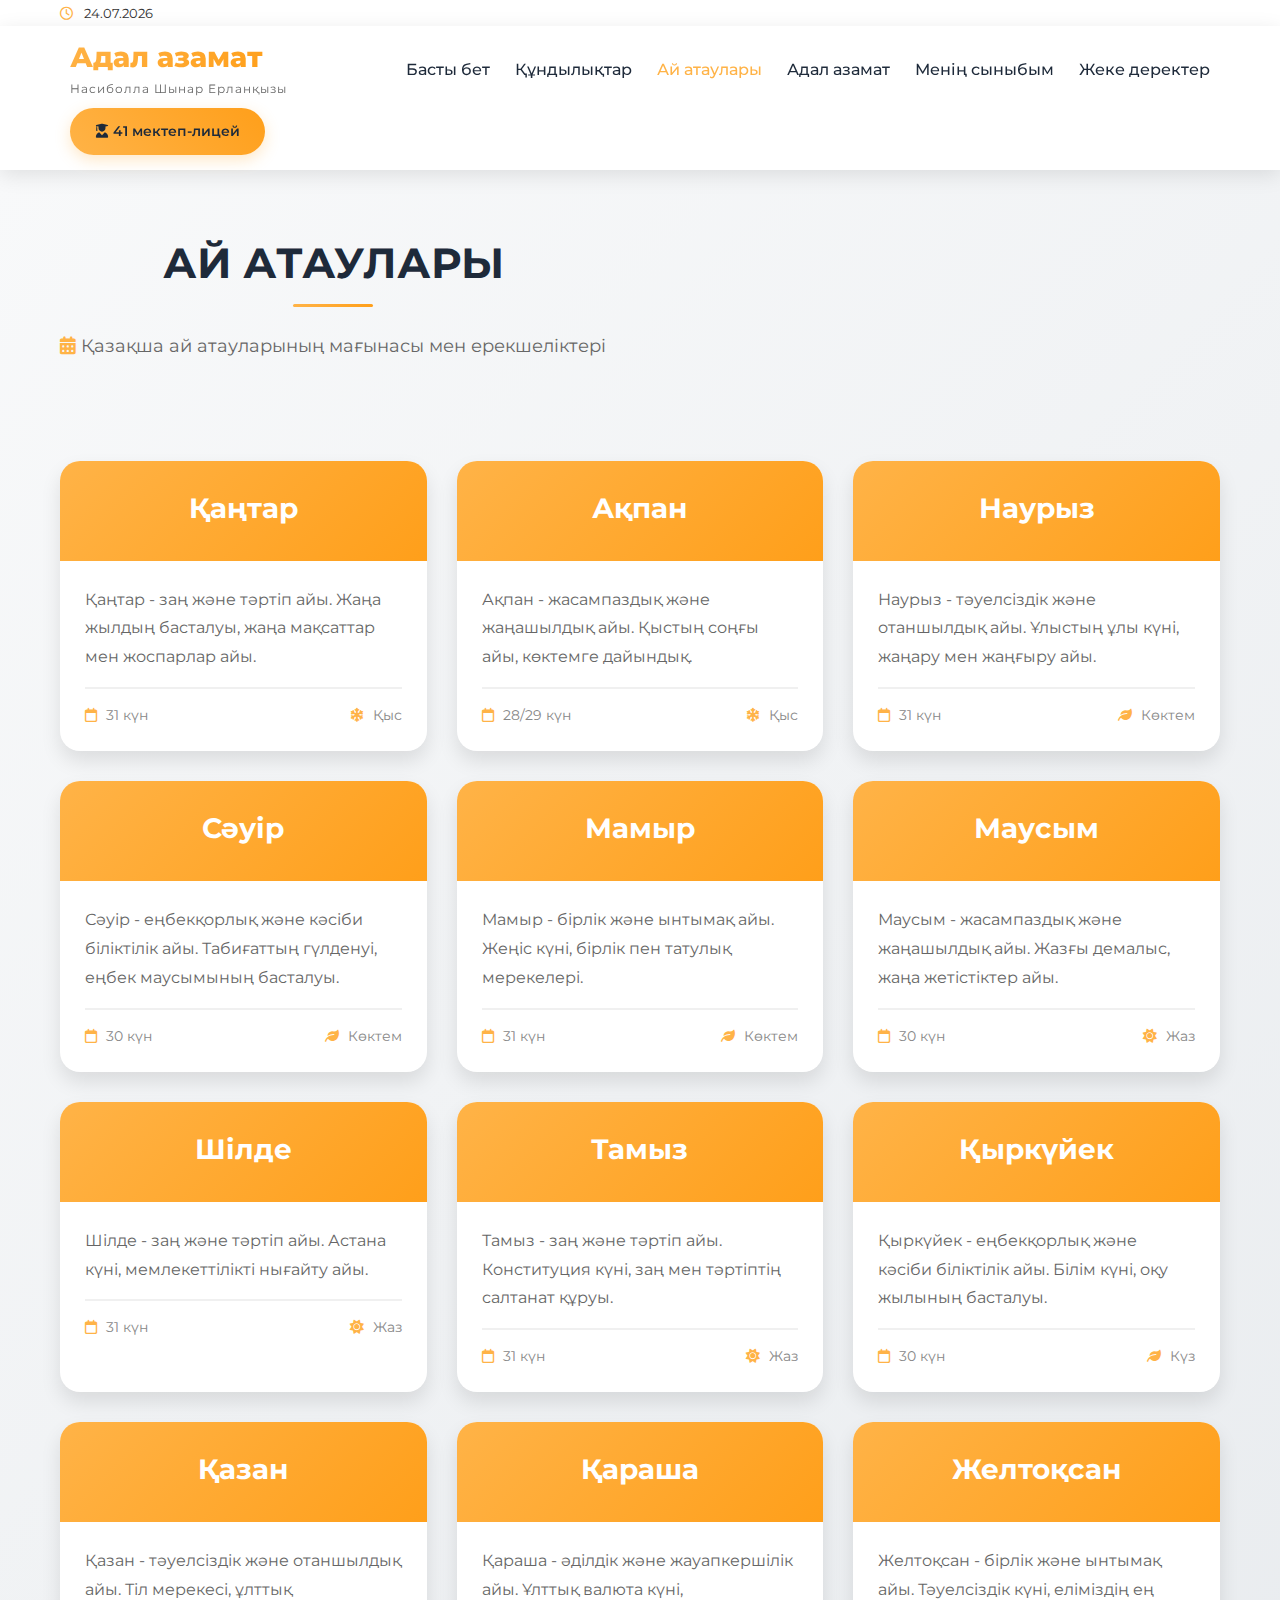
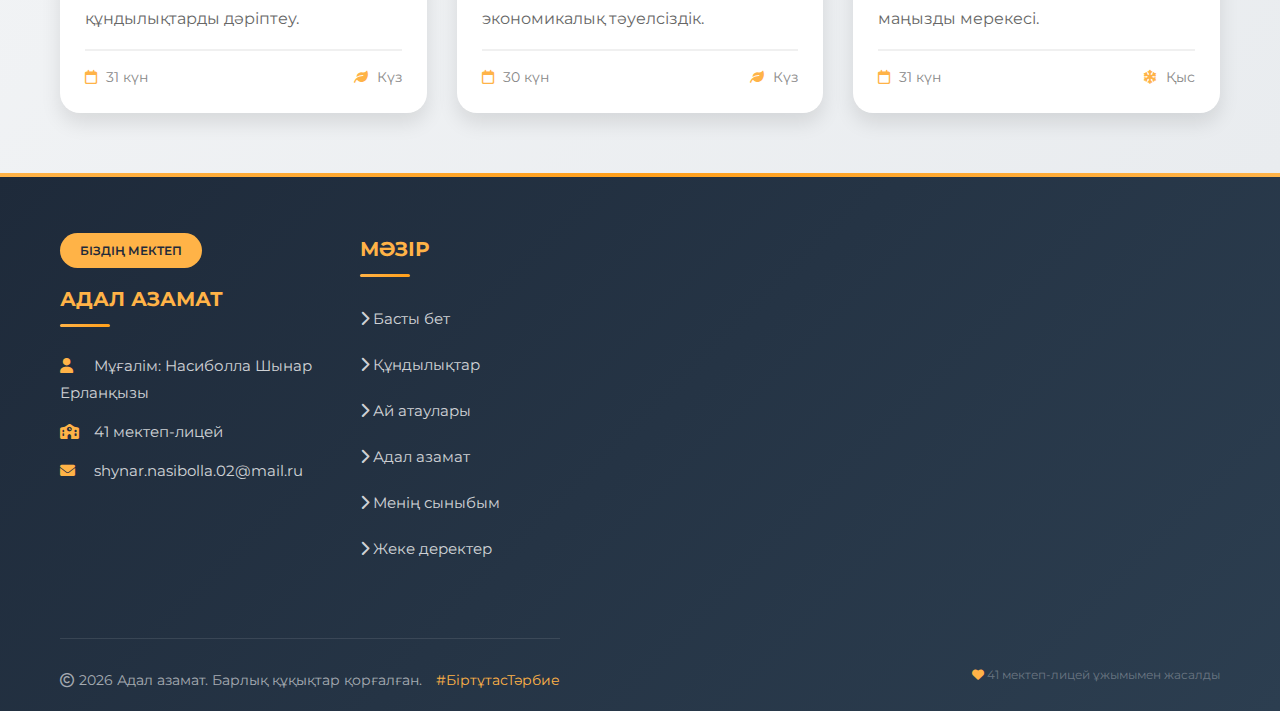
<file: ai-ataulary.html>
<!DOCTYPE html>
<html lang="kk">
<head>
    <meta charset="UTF-8">
    <meta name="viewport" content="width=device-width, initial-scale=1.0, maximum-scale=1.0, user-scalable=yes">
    <title>Ай атаулары - Адал азамат</title>
    <!-- Font Awesome -->
    <link rel="stylesheet" href="https://cdnjs.cloudflare.com/ajax/libs/font-awesome/6.0.0/css/all.min.css">
    <!-- Google Fonts -->
    <link href="https://fonts.googleapis.com/css2?family=Montserrat:wght@300;400;500;600;700&display=swap" rel="stylesheet">
    <style>
        * {
            margin: 0;
            padding: 0;
            box-sizing: border-box;
        }

        body {
            font-family: 'Montserrat', sans-serif;
            line-height: 1.6;
            color: #333;
            overflow-x: hidden;
        }

        .container {
            max-width: 1200px;
            margin: 0 auto;
            padding: 0 20px;
        }

        //* Top Bar */
        .top-bar {
            background: #1e2a3a;
            color: #fff;
            padding: 12px 0;
            font-size: 14px;
        }

        .top-bar .container {
            display: flex;
            justify-content: space-between;
            align-items: center;
            flex-wrap: wrap;
            gap: 10px;
        }

        .top-bar-left span {
            margin-right: 25px;
            font-size: 13px;
        }

        .top-bar-left i {
            margin-right: 8px;
            color: #ffb347;
        }

        .top-bar-right {
            display: flex;
            gap: 8px;
        }

        .top-bar-right a {
            color: #fff;
            transition: all 0.3s;
            width: 36px;
            height: 36px;
            display: inline-flex;
            align-items: center;
            justify-content: center;
            background: rgba(255,255,255,0.1);
            border-radius: 50%;
            font-size: 16px;
            text-decoration: none;
        }

        .top-bar-right a:hover {
            color: #ffb347;
            background: rgba(255,255,255,0.2);
            transform: translateY(-3px);
        }

        /* Main Header */
        .main-header {
            background: #fff;
            box-shadow: 0 5px 20px rgba(0,0,0,0.1);
            position: sticky;
            top: 0;
            z-index: 1000;
        }

        .main-header .container {
            display: flex;
            justify-content: space-between;
            align-items: center;
            padding: 15px 30px;
            position: relative;
        }

        .logo h1 {
            font-size: 28px;
            color: #1e2a3a;
            font-weight: 700;
            line-height: 1.2;
        }

        .logo h1 span {
            color: #ffb347;
            font-weight: 800;
            background: linear-gradient(135deg, #ffb347, #ff9f1a);
            -webkit-background-clip: text;
            -webkit-text-fill-color: transparent;
        }

        .logo-text {
            font-size: 12px;
            color: #666;
            margin-top: 5px;
            letter-spacing: 1px;
        }

        /* Mobile Navigation */
        .main-nav {
            position: fixed;
            top: 0;
            right: -100%;
            width: 280px;
            height: 100vh;
            background: white;
            box-shadow: -5px 0 30px rgba(0,0,0,0.15);
            transition: right 0.3s ease;
            z-index: 1001;
            padding: 80px 20px 30px;
            overflow-y: auto;
        }

        .main-nav.active {
            right: 0;
        }

        .main-nav ul {
            list-style: none;
            display: flex;
            flex-direction: column;
            gap: 5px;
        }

        .main-nav a {
            text-decoration: none;
            color: #1e2a3a;
            font-weight: 500;
            font-size: 16px;
            transition: all 0.3s;
            padding: 12px 15px;
            display: block;
            border-radius: 8px;
        }

        .main-nav a:hover,
        .main-nav a.active {
            color: #ffb347;
            background: #fff8f0;
        }

        /* Nav Overlay */
        .nav-overlay {
            position: fixed;
            top: 0;
            left: 0;
            width: 100%;
            height: 100%;
            background: rgba(0,0,0,0.5);
            z-index: 1000;
            opacity: 0;
            visibility: hidden;
            transition: all 0.3s;
        }

        .nav-overlay.active {
            opacity: 1;
            visibility: visible;
        }

        .quote-btn {
            background: linear-gradient(45deg, #ffb347, #ff9f1a);
            color: #1e2a3a !important;
            padding: 12px 25px;
            border-radius: 50px;
            text-decoration: none;
            font-weight: 600;
            font-size: 14px;
            transition: all 0.3s;
            border: none;
            box-shadow: 0 5px 15px rgba(255,180,70,0.3);
            white-space: nowrap;
        }

        .quote-btn:hover {
            transform: translateY(-3px);
            box-shadow: 0 8px 20px rgba(255,180,70,0.4);
        }

        .mobile-menu-btn {
            display: block;
            font-size: 28px;
            cursor: pointer;
            color: #1e2a3a;
            width: 44px;
            height: 44px;
            display: flex;
            align-items: center;
            justify-content: center;
            border-radius: 8px;
            transition: background 0.3s;
        }

        .mobile-menu-btn:hover {
            background: #f5f5f5;
        }

        .mobile-menu-btn i {
            pointer-events: none;
        }

        /* Months Page */
        .months-page {
            padding: 60px 0;
            background: linear-gradient(135deg, #f8f9fa 0%, #e9ecef 100%);
        }

        .page-header {
            text-align: center;
            margin-bottom: 50px;
        }

        .page-header h1 {
            font-size: 42px;
            color: #1e2a3a;
            margin-bottom: 15px;
            position: relative;
            display: inline-block;
        }

        .page-header h1::after {
            content: '';
            position: absolute;
            bottom: -10px;
            left: 50%;
            transform: translateX(-50%);
            width: 80px;
            height: 3px;
            background: linear-gradient(90deg, #ffb347, #ff9f1a);
            border-radius: 2px;
        }

        .page-header p {
            font-size: 18px;
            color: #666;
            max-width: 700px;
            margin: 20px auto 0;
        }

        /* Months Grid */
        .months-grid {
            display: grid;
            grid-template-columns: repeat(3, 1fr);
            gap: 30px;
            margin-top: 40px;
        }

        .month-card {
            background: white;
            border-radius: 20px;
            overflow: hidden;
            box-shadow: 0 10px 20px rgba(0,0,0,0.1);
            transition: all 0.3s;
            text-decoration: none;
            color: inherit;
            display: block;
        }

        .month-card:hover {
            transform: translateY(-5px);
            box-shadow: 0 20px 30px rgba(0,0,0,0.15);
        }

        .month-header {
            background: linear-gradient(135deg, #ffb347, #ff9f1a);
            color: white;
            padding: 25px;
            text-align: center;
        }

        .month-header h3 {
            font-size: 28px;
            margin-bottom: 5px;
            font-weight: 700;
        }

        .month-body {
            padding: 25px;
        }

        .month-body p {
            color: #666;
            line-height: 1.8;
            margin-bottom: 15px;
            font-size: 16px;
        }

        .month-info {
            display: flex;
            justify-content: space-between;
            padding-top: 15px;
            border-top: 2px solid #f0f0f0;
            font-size: 14px;
            color: #888;
        }

        .month-info i {
            color: #ffb347;
            margin-right: 5px;
        }

        /* Footer */
        .footer {
            background: linear-gradient(135deg, #1e2a3a 0%, #2c3e50 100%);
            color: #fff;
            padding: 60px 0 20px;
            position: relative;
        }

        .footer::before {
            content: '';
            position: absolute;
            top: 0;
            left: 0;
            right: 0;
            height: 4px;
            background: linear-gradient(90deg, #ffb347, #ff9f1a, #ffb347);
        }

        .footer-grid {
            display: grid;
            grid-template-columns: repeat(4, 1fr);
            gap: 40px;
            margin-bottom: 50px;
        }

        .footer-section h4 {
            font-size: 20px;
            margin-bottom: 25px;
            position: relative;
            padding-bottom: 12px;
            color: #ffb347;
        }

        .footer-section h4::after {
            content: '';
            position: absolute;
            bottom: 0;
            left: 0;
            width: 50px;
            height: 3px;
            background: linear-gradient(90deg, #ffb347, #ff9f1a);
            border-radius: 2px;
        }

        .footer-section p {
            margin-bottom: 12px;
            color: rgba(255,255,255,0.8);
            font-size: 15px;
            line-height: 1.8;
        }

        .footer-section p i {
            margin-right: 10px;
            color: #ffb347;
            width: 20px;
        }

        .footer-section ul {
            list-style: none;
        }

        .footer-section ul li {
            margin-bottom: 12px;
        }

        .footer-section ul li a {
            color: rgba(255,255,255,0.8);
            text-decoration: none;
            transition: all 0.3s;
            display: inline-block;
            font-size: 15px;
            padding: 5px 0;
        }

        .footer-section ul li a:hover {
            color: #ffb347;
            transform: translateX(5px);
        }

        .social-links {
            display: flex;
            gap: 15px;
            margin-top: 20px;
            flex-wrap: wrap;
        }

        .social-links a {
            width: 44px;
            height: 44px;
            background: rgba(255,255,255,0.1);
            display: inline-flex;
            align-items: center;
            justify-content: center;
            border-radius: 50%;
            color: #fff;
            transition: all 0.3s;
            font-size: 18px;
        }

        .social-links a:hover {
            background: #ffb347;
            color: #1e2a3a;
            transform: translateY(-5px);
        }

        .footer-bottom {
            border-top: 1px solid rgba(255,255,255,0.1);
            padding-top: 30px;
            display: flex;
            justify-content: space-between;
            align-items: center;
            flex-wrap: wrap;
            gap: 20px;
        }

        .footer-bottom p {
            color: rgba(255,255,255,0.6);
            font-size: 14px;
        }

        .login-links {
            display: flex;
            gap: 15px;
            align-items: center;
            flex-wrap: wrap;
        }

        .login-links a {
            color: rgba(255,255,255,0.6);
            text-decoration: none;
            font-size: 14px;
            transition: color 0.3s;
            display: flex;
            align-items: center;
            gap: 5px;
            padding: 8px 12px;
        }

        .login-links a:hover {
            color: #ffb347;
        }

        .login-links span {
            color: rgba(255,255,255,0.2);
        }

        .footer-badge {
            background: #ffb347;
            color: #1e2a3a;
            padding: 8px 20px;
            border-radius: 25px;
            font-size: 12px;
            font-weight: 600;
            display: inline-block;
            margin-bottom: 15px;
        }

        /* ========== МОБИЛЬДІ АДАПТАЦИЯ ========== */
        @media (min-width: 993px) {
            .main-nav {
                position: static;
                width: auto;
                height: auto;
                background: transparent;
                box-shadow: none;
                padding: 0;
                overflow: visible;
                display: block !important;
            }

            .main-nav ul {
                flex-direction: row;
                gap: 25px;
            }

            .main-nav a {
                padding: 5px 0;
            }

            .main-nav a:hover,
            .main-nav a.active {
                background: transparent;
                color: #ffb347;
            }

            .mobile-menu-btn {
                display: none !important;
            }

            .nav-overlay {
                display: none;
            }
        }

        @media (max-width: 992px) {
            .container {
                padding: 0 20px;
            }

            .months-grid {
                grid-template-columns: repeat(2, 1fr);
                gap: 20px;
            }

            .footer-grid {
                grid-template-columns: repeat(2, 1fr);
            }

            .quote-btn {
                padding: 10px 18px;
                font-size: 13px;
            }

            .logo h1 {
                font-size: 24px;
            }
        }

        @media (max-width: 768px) {
            .container {
                padding: 0 15px;
            }

            .page-header h1 {
                font-size: 32px;
            }

            .page-header p {
                font-size: 16px;
            }

            .months-grid {
                grid-template-columns: 1fr;
                gap: 20px;
            }

            .month-header {
                padding: 20px;
            }

            .month-header h3 {
                font-size: 24px;
            }

            .month-body {
                padding: 20px;
            }

            .month-body p {
                font-size: 15px;
            }

            .footer-grid {
                grid-template-columns: 1fr;
                gap: 30px;
                text-align: center;
            }

            .footer-section h4::after {
                left: 50%;
                transform: translateX(-50%);
            }

            .footer-bottom {
                flex-direction: column;
                text-align: center;
                gap: 15px;
            }

            .login-links {
                justify-content: center;
            }

            .footer-section ul li a {
                padding: 8px 0;
            }

            .top-bar-left span {
                font-size: 12px;
            }

            .top-bar-right a {
                width: 32px;
                height: 32px;
                font-size: 14px;
            }
        }

        @media (max-width: 480px) {
            .page-header h1 {
                font-size: 28px;
            }

            .page-header p {
                font-size: 14px;
            }

            .month-header h3 {
                font-size: 22px;
            }

            .logo h1 {
                font-size: 20px;
            }

            .logo-text {
                font-size: 10px;
            }

            .quote-btn {
                padding: 8px 12px;
                font-size: 12px;
            }

            .top-bar .container {
                flex-direction: column;
                gap: 8px;
            }

            .top-bar-left {
                text-align: center;
            }

            .top-bar-left span {
                display: block;
                margin: 0;
            }

            .main-nav {
                width: 85%;
            }

            .footer-section h4 {
                font-size: 18px;
            }

            .footer-section p,
            .footer-section ul li a {
                font-size: 14px;
            }

            .social-links a {
                width: 40px;
                height: 40px;
                font-size: 16px;
            }
        }
    </style>
</head>
<body>
    <!-- Nav Overlay -->
    <div class="nav-overlay" id="navOverlay"></div>

    <!-- Верхняя полоса -->
    <div class="top-bar">
        <div class="container">
            <div class="top-bar-left">
                <span><i class="far fa-clock"></i> 21.02.2026</span>
            </div>
    </div>

    <!-- Хедер -->
    <header class="main-header">
        <div class="container">
            <div class="logo">
                <h1><span>Адал азамат</span></h1>
                <p class="logo-text">Насиболла Шынар Ерланқызы</p>
            </div>
            
            <!-- Десктоп навигация -->
            <nav class="main-nav" id="mainNav">
                <ul>
                    <li><a href="index.html">Басты бет</a></li>
                    <li><a href="kundylyktar.html">Құндылықтар</a></li>
                    <li><a href="ai-ataulary.html" class="active">Ай атаулары</a></li>
                    <li><a href="adal-azamat.html">Адал азамат</a></li>
                    <li><a href="menin-synybym.html">Менің сыныбым</a></li>
                    <li><a href="jeke-derekter.html">Жеке деректер</a></li>
                </ul>
            </nav>

            <a href="#" class="quote-btn"><i class="fas fa-user-graduate"></i> 41 мектеп-лицей</a>
            
            <!-- Мобильді меню кнопкасы -->
            <div class="mobile-menu-btn" id="mobileMenuBtn">
                <i class="fas fa-bars"></i>
            </div>
        </div>
    </header>

    <!-- Ай атаулары беті -->
    <section class="months-page">
        <div class="container">        
            <div class="page-header">
                <h1>АЙ АТАУЛАРЫ</h1>
                <p><i class="fas fa-calendar-alt" style="color: #ffb347;"></i> Қазақша ай атауларының мағынасы мен ерекшеліктері</p>
            </div>
            
            <div class="months-grid">
                <a href="https://wordwall.net/resource/85963206/%D0%B7%D0%B0%D2%A3-%D0%B6%D3%99%D0%BD%D0%B5-%D1%82%D3%99%D1%80%D1%82%D1%96%D0%BF" class="month-card" target="_blank" rel="noopener noreferrer">
                    <div class="month-header">
                        <h3>Қаңтар</h3>
                    </div>
                    <div class="month-body">
                        <p>Қаңтар - заң және тәртіп айы. Жаңа жылдың басталуы, жаңа мақсаттар мен жоспарлар айы.</p>
                        <div class="month-info">
                            <span><i class="far fa-calendar"></i> 31 күн</span>
                            <span><i class="fas fa-snowflake"></i> Қыс</span>
                        </div>
                    </div>
                </a>
                
                <a href="https://wordwall.net/resource/106780287/%D0%B6%D0%B0%D1%81%D0%B0%D0%BC%D0%BF%D0%B0%D0%B7%D0%B4%D1%8B%D2%9B-%D0%B6%D3%99%D0%BD%D0%B5-%D0%B6%D0%B0%D2%A3%D0%B0%D1%88%D1%8B%D0%BB%D0%B4%D1%8B%D2%9B" class="month-card" target="_blank" rel="noopener noreferrer">
                    <div class="month-header">
                        <h3>Ақпан</h3>
                    </div>
                    <div class="month-body">
                        <p>Ақпан - жасампаздық және жаңашылдық айы. Қыстың соңғы айы, көктемге дайындық.</p>
                        <div class="month-info">
                            <span><i class="far fa-calendar"></i> 28/29 күн</span>
                            <span><i class="fas fa-snowflake"></i> Қыс</span>
                        </div>
                    </div>
                </a>
                
                <a href="https://wordwall.net/resource/107387118/%D1%82%D3%99%D1%83%D0%B5%D0%BB%D1%81%D1%96%D0%B7%D0%B4%D1%96%D0%BA-%D0%B6%D3%99%D0%BD%D0%B5-%D0%BE%D1%82%D0%B0%D0%BD%D1%88%D1%8B%D0%BB%D0%B4%D1%8B%D2%9B" class="month-card" target="_blank" rel="noopener noreferrer">
                    <div class="month-header">
                        <h3>Наурыз</h3>
                    </div>
                    <div class="month-body">
                        <p>Наурыз - тәуелсіздік және отаншылдық айы. Ұлыстың ұлы күні, жаңару мен жаңғыру айы.</p>
                        <div class="month-info">
                            <span><i class="far fa-calendar"></i> 31 күн</span>
                            <span><i class="fas fa-leaf"></i> Көктем</span>
                        </div>
                    </div>
                </a>
                
                <a href="https://wordwall.net/resource/78004157/%D0%B5%D2%A3%D0%B1%D0%B5%D0%BA%D2%9B%D0%BE%D1%80%D0%BB%D1%8B%D2%9B-%D0%B6%D3%99%D0%BD%D0%B5-%D0%BA%D3%99%D1%81%D1%96%D0%B1%D0%B8-%D0%B1%D1%96%D0%BB%D1%96%D0%BA%D1%82%D1%96%D0%BB%D1%96%D0%BA" class="month-card" target="_blank" rel="noopener noreferrer">
                    <div class="month-header">
                        <h3>Сәуір</h3>
                    </div>
                    <div class="month-body">
                        <p>Сәуір - еңбекқорлық және кәсіби біліктілік айы. Табиғаттың гүлденуі, еңбек маусымының басталуы.</p>
                        <div class="month-info">
                            <span><i class="far fa-calendar"></i> 30 күн</span>
                            <span><i class="fas fa-leaf"></i> Көктем</span>
                        </div>
                    </div>
                </a>
                
                <div class="month-card">
                    <div class="month-header">
                        <h3>Мамыр</h3>
                    </div>
                    <div class="month-body">
                        <p>Мамыр - бірлік және ынтымақ айы. Жеңіс күні, бірлік пен татулық мерекелері.</p>
                        <div class="month-info">
                            <span><i class="far fa-calendar"></i> 31 күн</span>
                            <span><i class="fas fa-leaf"></i> Көктем</span>
                        </div>
                    </div>
                </div>
                
                <div class="month-card">
                    <div class="month-header">
                        <h3>Маусым</h3>
                    </div>
                    <div class="month-body">
                        <p>Маусым - жасампаздық және жаңашылдық айы. Жазғы демалыс, жаңа жетістіктер айы.</p>
                        <div class="month-info">
                            <span><i class="far fa-calendar"></i> 30 күн</span>
                            <span><i class="fas fa-sun"></i> Жаз</span>
                        </div>
                    </div>
                </div>
                
                <div class="month-card">
                    <div class="month-header">
                        <h3>Шілде</h3>
                    </div>
                    <div class="month-body">
                        <p>Шілде - заң және тәртіп айы. Астана күні, мемлекеттілікті нығайту айы.</p>
                        <div class="month-info">
                            <span><i class="far fa-calendar"></i> 31 күн</span>
                            <span><i class="fas fa-sun"></i> Жаз</span>
                        </div>
                    </div>
                </div>
                
                <div class="month-card">
                    <div class="month-header">
                        <h3>Тамыз</h3>
                    </div>
                    <div class="month-body">
                        <p>Тамыз - заң және тәртіп айы. Конституция күні, заң мен тәртіптің салтанат құруы.</p>
                        <div class="month-info">
                            <span><i class="far fa-calendar"></i> 31 күн</span>
                            <span><i class="fas fa-sun"></i> Жаз</span>
                        </div>
                    </div>
                </div>
                
                <div class="month-card">
                    <div class="month-header">
                        <h3>Қыркүйек</h3>
                    </div>
                    <div class="month-body">
                        <p>Қыркүйек - еңбекқорлық және кәсіби біліктілік айы. Білім күні, оқу жылының басталуы.</p>
                        <div class="month-info">
                            <span><i class="far fa-calendar"></i> 30 күн</span>
                            <span><i class="fas fa-leaf"></i> Күз</span>
                        </div>
                    </div>
                </div>
                
                <div class="month-card">
                    <div class="month-header">
                        <h3>Қазан</h3>
                    </div>
                    <div class="month-body">
                        <p>Қазан - тәуелсіздік және отаншылдық айы. Тіл мерекесі, ұлттық құндылықтарды дәріптеу.</p>
                        <div class="month-info">
                            <span><i class="far fa-calendar"></i> 31 күн</span>
                            <span><i class="fas fa-leaf"></i> Күз</span>
                        </div>
                    </div>
                </div>
                
                <div class="month-card">
                    <div class="month-header">
                        <h3>Қараша</h3>
                    </div>
                    <div class="month-body">
                        <p>Қараша - әділдік және жауапкершілік айы. Ұлттық валюта күні, экономикалық тәуелсіздік.</p>
                        <div class="month-info">
                            <span><i class="far fa-calendar"></i> 30 күн</span>
                            <span><i class="fas fa-leaf"></i> Күз</span>
                        </div>
                    </div>
                </div>
                
                <div class="month-card">
                    <div class="month-header">
                        <h3>Желтоқсан</h3>
                    </div>
                    <div class="month-body">
                        <p>Желтоқсан - бірлік және ынтымақ айы. Тәуелсіздік күні, еліміздің ең маңызды мерекесі.</p>
                        <div class="month-info">
                            <span><i class="far fa-calendar"></i> 31 күн</span>
                            <span><i class="fas fa-snowflake"></i> Қыс</span>
                        </div>
                    </div>
                </div>
            </div>
        </div>
    </section>

    <!-- Футер -->
    <footer class="footer">
        <div class="container">
            <div class="footer-grid">
                <div class="footer-section">
                    <div class="footer-badge">БІЗДІҢ МЕКТЕП</div>
                    <h4>АДАЛ АЗАМАТ</h4>
                    <p><i class="fas fa-user"></i> Мұғалім: Насиболла Шынар Ерланқызы</p>
                    <p><i class="fas fa-school"></i> 41 мектеп-лицей</p>
                    <p><i class="fas fa-envelope"></i> shynar.nasibolla.02@mail.ru</p>
                </div>
                
                <div class="footer-section">
                    <h4>МӘЗІР</h4>
                    <ul>
                        <li><a href="index.html"><i class="fas fa-chevron-right"></i> Басты бет</a></li>
                        <li><a href="kundylyktar.html"><i class="fas fa-chevron-right"></i> Құндылықтар</a></li>
                        <li><a href="ai-ataulary.html"><i class="fas fa-chevron-right"></i> Ай атаулары</a></li>
                        <li><a href="adal-azamat.html"><i class="fas fa-chevron-right"></i> Адал азамат</a></li>
                        <li><a href="menin-synybym.html"><i class="fas fa-chevron-right"></i> Менің сыныбым</a></li>
                        <li><a href="jeke-derekter.html"><i class="fas fa-chevron-right"></i> Жеке деректер</a></li>
                    </ul>
                </div>
            </div>
            
            <div class="footer-bottom">
                <p>
                    <i class="far fa-copyright"></i> 2026 Адал азамат. Барлық құқықтар қорғалған. 
                    <span style="color: #ffb347; margin-left: 10px;">#БіртұтасТәрбие</span>
                </p>
            </div>
            
            <div style="text-align: center; margin-top: 20px; color: rgba(255,255,255,0.3); font-size: 12px;">
                <i class="fas fa-heart" style="color: #ffb347;"></i> 41 мектеп-лицей ұжымымен жасалды
            </div>
        </div>
    </footer>

    <script>
        // Мобильное меню
        document.addEventListener('DOMContentLoaded', function() {
            const mobileBtn = document.getElementById('mobileMenuBtn');
            const mainNav = document.getElementById('mainNav');
            const overlay = document.getElementById('navOverlay');
            
            if (mobileBtn && mainNav && overlay) {
                mobileBtn.addEventListener('click', function(e) {
                    e.stopPropagation();
                    mainNav.classList.toggle('active');
                    overlay.classList.toggle('active');
                    document.body.style.overflow = mainNav.classList.contains('active') ? 'hidden' : 'auto';
                });

                overlay.addEventListener('click', function() {
                    mainNav.classList.remove('active');
                    overlay.classList.remove('active');
                    document.body.style.overflow = 'auto';
                });

                const navLinks = mainNav.querySelectorAll('a');
                navLinks.forEach(link => {
                    link.addEventListener('click', function() {
                        mainNav.classList.remove('active');
                        overlay.classList.remove('active');
                        document.body.style.overflow = 'auto';
                    });
                });
            }

            // Күн жаңарту
            const clockIcons = document.querySelectorAll('.top-bar-left .fa-clock');
            if (clockIcons.length > 0) {
                clockIcons.forEach(icon => {
                    const parentSpan = icon.parentElement;
                    if (parentSpan) {
                        const today = new Date();
                        const day = String(today.getDate()).padStart(2, '0');
                        const month = String(today.getMonth() + 1).padStart(2, '0');
                        const year = today.getFullYear();
                        const formattedDate = `${day}.${month}.${year}`;
                        parentSpan.innerHTML = `<i class="far fa-clock"></i> ${formattedDate}`;
                    }
                });
            }

            // Активті сілтеме
            const currentPage = window.location.pathname.split('/').pop();
            const navLinksAll = document.querySelectorAll('.main-nav a');
            
            navLinksAll.forEach(link => {
                const linkPage = link.getAttribute('href');
                if (linkPage === currentPage) {
                    link.classList.add('active');
                } else {
                    link.classList.remove('active');
                }
            });

            window.addEventListener('resize', function() {
                if (window.innerWidth > 992) {
                    if (mainNav && overlay) {
                        mainNav.classList.remove('active');
                        overlay.classList.remove('active');
                        document.body.style.overflow = 'auto';
                    }
                }
            });
        });
    </script>
</body>
</html>
</file>
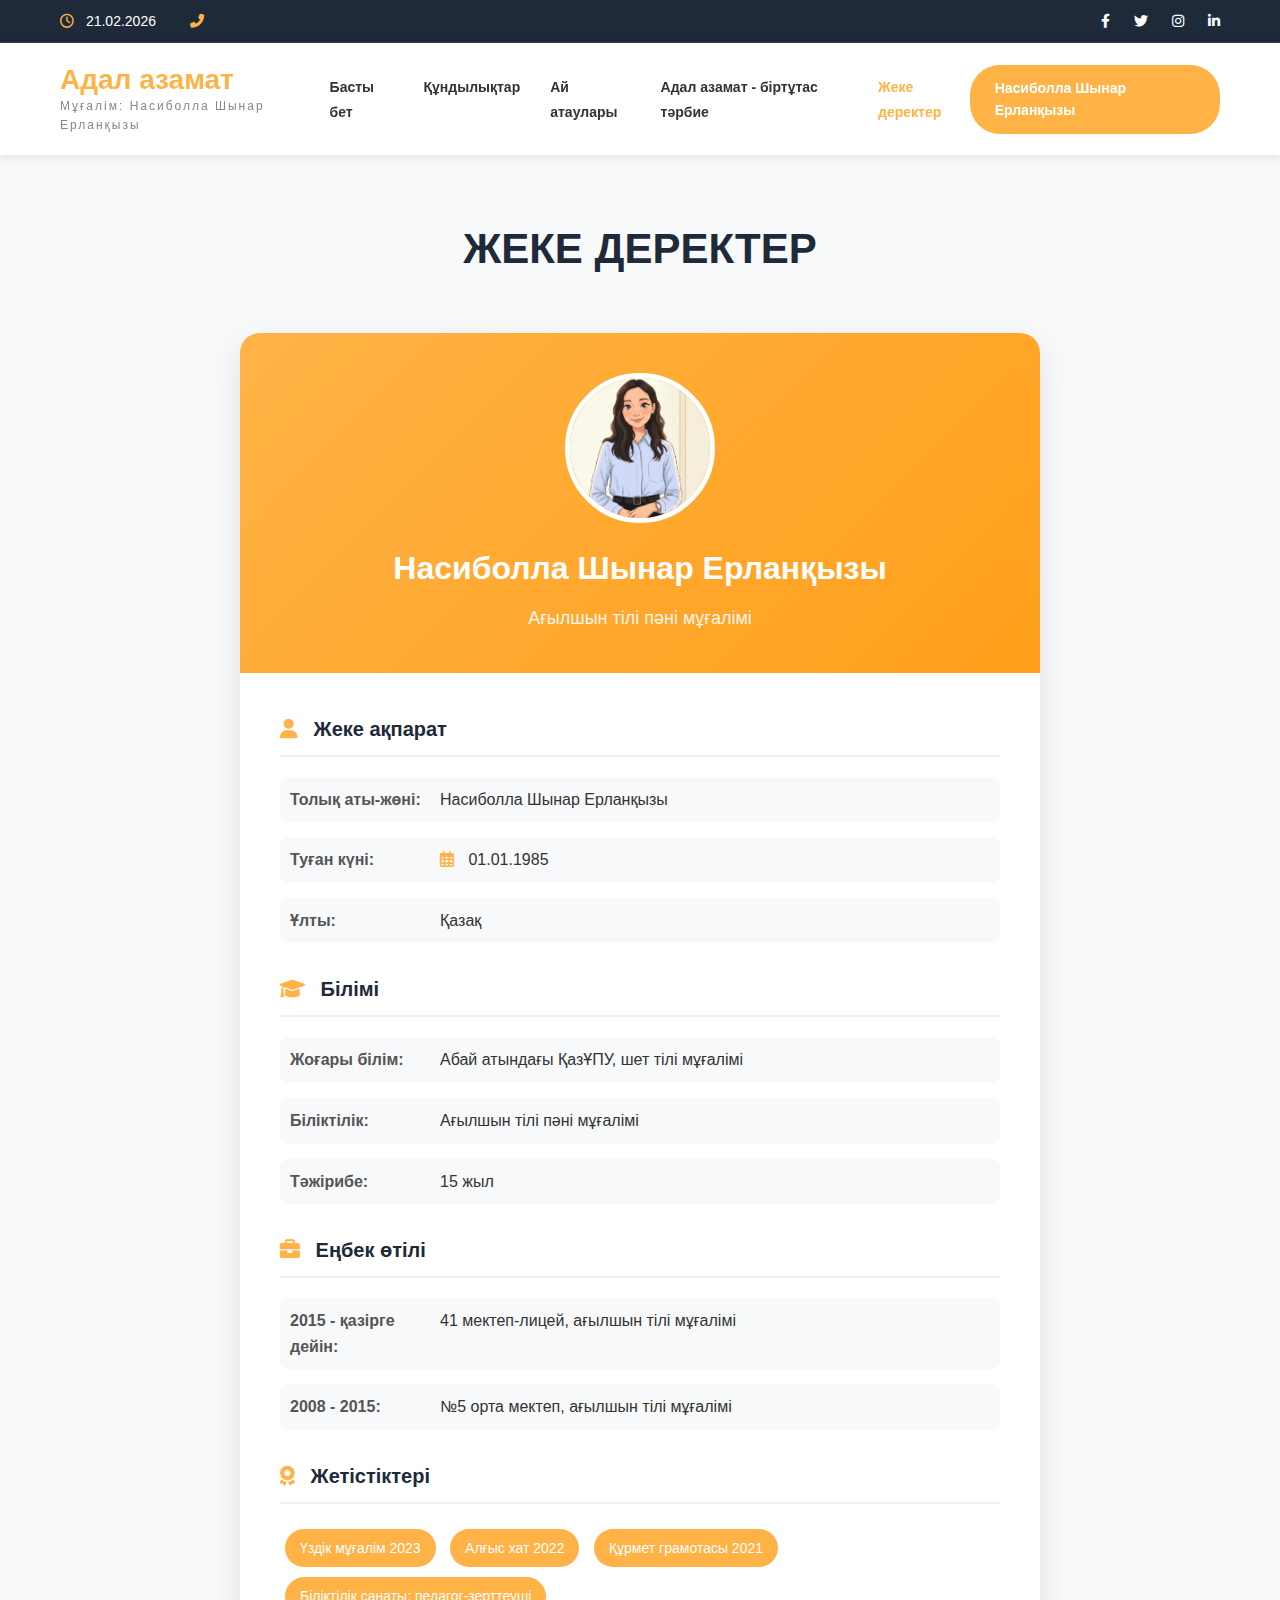
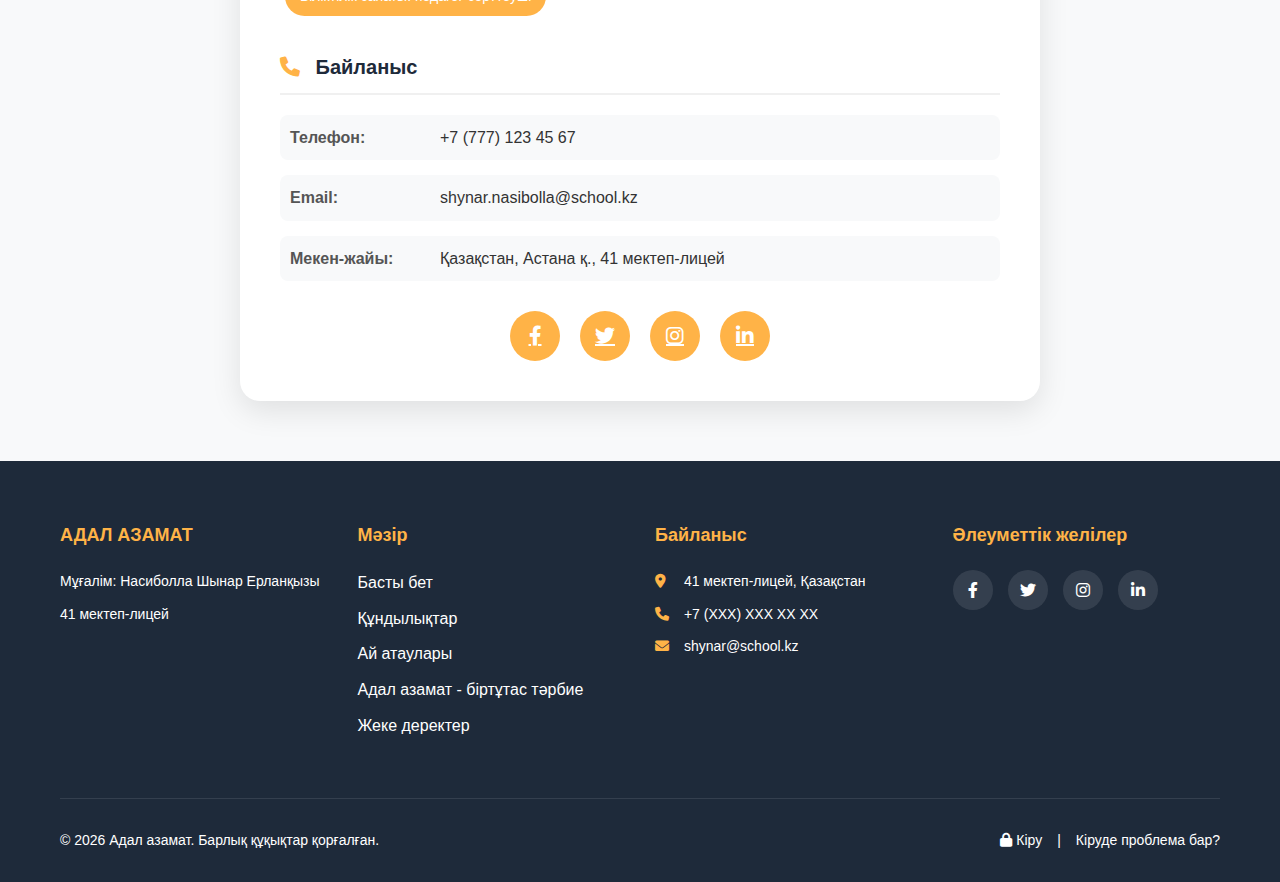
<file: jeke-derekter.html>
<!DOCTYPE html>
<html lang="kk">
<head>
    <meta charset="UTF-8">
    <meta name="viewport" content="width=device-width, initial-scale=1.0">
    <title>Жеке деректер - Адал азамат</title>
    <!-- Font Awesome -->
    <link rel="stylesheet" href="https://cdnjs.cloudflare.com/ajax/libs/font-awesome/6.0.0/css/all.min.css">
    <!-- Главный CSS -->
    <link rel="stylesheet" href="css/style.css">
    <style>
        /* Дополнительные стили для страницы жеке деректер */
        .profile-page {
            padding: 60px 0;
            background: #f8f9fa;
        }
        
        .profile-card {
            max-width: 800px;
            margin: 0 auto;
            background: white;
            border-radius: 20px;
            overflow: hidden;
            box-shadow: 0 10px 30px rgba(0,0,0,0.1);
        }
        
        .profile-header {
            background: linear-gradient(135deg, #ffb347, #ff9f1a);
            padding: 40px;
            text-align: center;
            color: white;
        }
        
        .profile-avatar {
            width: 150px;
            height: 150px;
            border-radius: 50%;
            border: 5px solid white;
            margin: 0 auto 20px;
            overflow: hidden;
            background: #f0f0f0;
        }
        
        .profile-avatar img {
            width: 100%;
            height: 100%;
            object-fit: cover;
        }
        
        .profile-header h2 {
            font-size: 32px;
            margin-bottom: 10px;
        }
        
        .profile-header p {
            font-size: 18px;
            opacity: 0.9;
        }
        
        .profile-body {
            padding: 40px;
        }
        
        .info-group {
            margin-bottom: 30px;
        }
        
        .info-group h3 {
            color: #1e2a3a;
            margin-bottom: 20px;
            padding-bottom: 10px;
            border-bottom: 2px solid #f0f0f0;
            font-size: 20px;
        }
        
        .info-item {
            display: flex;
            margin-bottom: 15px;
            padding: 10px;
            background: #f8f9fa;
            border-radius: 8px;
        }
        
        .info-label {
            width: 150px;
            font-weight: 600;
            color: #555;
        }
        
        .info-value {
            flex: 1;
            color: #333;
        }
        
        .info-value i {
            color: #ffb347;
            margin-right: 10px;
        }
        
        .achievement-badge {
            display: inline-block;
            background: #ffb347;
            color: white;
            padding: 8px 15px;
            border-radius: 20px;
            font-size: 14px;
            margin: 5px;
        }
        
        .contact-links {
            display: flex;
            justify-content: center;
            gap: 20px;
            margin-top: 30px;
        }
        
        .contact-links a {
            width: 50px;
            height: 50px;
            background: #ffb347;
            color: white;
            border-radius: 50%;
            display: flex;
            align-items: center;
            justify-content: center;
            font-size: 20px;
            transition: transform 0.3s;
        }
        
        .contact-links a:hover {
            transform: scale(1.1);
        }
        
        .page-header {
            text-align: center;
            margin-bottom: 50px;
        }
        
        .page-header h1 {
            font-size: 42px;
            color: #1e2a3a;
            margin-bottom: 15px;
        }
    </style>
</head>
<body>
    <!-- Верхняя полоса с контактами -->
    <div class="top-bar">
        <div class="container">
            <div class="top-bar-left">
                <span><i class="far fa-clock"></i> 21.02.2026</span>
                <span><i class="fas fa-phone-alt"></i></span>
            </div>
            <div class="top-bar-right">
                <a href="#"><i class="fab fa-facebook-f"></i></a>
                <a href="#"><i class="fab fa-twitter"></i></a>
                <a href="#"><i class="fab fa-instagram"></i></a>
                <a href="#"><i class="fab fa-linkedin-in"></i></a>
            </div>
        </div>
    </div>

    <!-- Основной хедер с навигацией -->
    <header class="main-header">
        <div class="container">
            <div class="logo">
                <h1><span>Адал азамат</span></h1>
                <p class="logo-text">Мұғалім: Насиболла Шынар Ерланқызы</p>
            </div>
            <nav class="main-nav">
                <ul>
                    <li><a href="index.html">Басты бет</a></li>
                    <li><a href="kundylyktar.html">Құндылықтар</a></li>
                    <li><a href="ai-ataulary.html">Ай атаулары</a></li>
                    <li><a href="adal-azamat.html">Адал азамат - біртұтас тәрбие</a></li>
                    <li><a href="jeke-derekter.html" class="active">Жеке деректер</a></li>
                </ul>
            </nav>
            <a href="#" class="quote-btn">Насиболла Шынар Ерланқызы</a>
            <div class="mobile-menu-btn">
                <i class="fas fa-bars"></i>
            </div>
        </div>
    </header>

    <!-- Жеке деректер беті -->
    <section class="profile-page">
        <div class="container">
            <div class="page-header">
                <h1>ЖЕКЕ ДЕРЕКТЕР</h1>
            </div>
            
            <div class="profile-card">
                <div class="profile-header">
                    <div class="profile-avatar">
                        <img src="images/your-photo.jpg" alt="Насиболла Шынар Ерланқызы" onerror="this.src='https://via.placeholder.com/150?text=Фото'">
                    </div>
                    <h2>Насиболла Шынар Ерланқызы</h2>
                    <p>Ағылшын тілі пәні мұғалімі</p>
                </div>
                
                <div class="profile-body">
                    <div class="info-group">
                        <h3><i class="fas fa-user" style="color: #ffb347; margin-right: 10px;"></i> Жеке ақпарат</h3>
                        
                        <div class="info-item">
                            <span class="info-label">Толық аты-жөні:</span>
                            <span class="info-value">Насиболла Шынар Ерланқызы</span>
                        </div>
                        
                        <div class="info-item">
                            <span class="info-label">Туған күні:</span>
                            <span class="info-value"><i class="far fa-calendar-alt"></i> 01.01.1985</span>
                        </div>
                        
                        <div class="info-item">
                            <span class="info-label">Ұлты:</span>
                            <span class="info-value">Қазақ</span>
                        </div>
                    </div>
                    
                    <div class="info-group">
                        <h3><i class="fas fa-graduation-cap" style="color: #ffb347; margin-right: 10px;"></i> Білімі</h3>
                        
                        <div class="info-item">
                            <span class="info-label">Жоғары білім:</span>
                            <span class="info-value">Абай атындағы ҚазҰПУ, шет тілі мұғалімі</span>
                        </div>
                        
                        <div class="info-item">
                            <span class="info-label">Біліктілік:</span>
                            <span class="info-value">Ағылшын тілі пәні мұғалімі</span>
                        </div>
                        
                        <div class="info-item">
                            <span class="info-label">Тәжірибе:</span>
                            <span class="info-value">15 жыл</span>
                        </div>
                    </div>
                    
                    <div class="info-group">
                        <h3><i class="fas fa-briefcase" style="color: #ffb347; margin-right: 10px;"></i> Еңбек өтілі</h3>
                        
                        <div class="info-item">
                            <span class="info-label">2015 - қазірге дейін:</span>
                            <span class="info-value">41 мектеп-лицей, ағылшын тілі мұғалімі</span>
                        </div>
                        
                        <div class="info-item">
                            <span class="info-label">2008 - 2015:</span>
                            <span class="info-value">№5 орта мектеп, ағылшын тілі мұғалімі</span>
                        </div>
                    </div>
                    
                    <div class="info-group">
                        <h3><i class="fas fa-award" style="color: #ffb347; margin-right: 10px;"></i> Жетістіктері</h3>
                        
                        <div>
                            <span class="achievement-badge">Үздік мұғалім 2023</span>
                            <span class="achievement-badge">Алғыс хат 2022</span>
                            <span class="achievement-badge">Құрмет грамотасы 2021</span>
                            <span class="achievement-badge">Біліктілік санаты: педагог-зерттеуші</span>
                        </div>
                    </div>
                    
                    <div class="info-group">
                        <h3><i class="fas fa-phone" style="color: #ffb347; margin-right: 10px;"></i> Байланыс</h3>
                        
                        <div class="info-item">
                            <span class="info-label">Телефон:</span>
                            <span class="info-value">+7 (777) 123 45 67</span>
                        </div>
                        
                        <div class="info-item">
                            <span class="info-label">Email:</span>
                            <span class="info-value">shynar.nasibolla@school.kz</span>
                        </div>
                        
                        <div class="info-item">
                            <span class="info-label">Мекен-жайы:</span>
                            <span class="info-value">Қазақстан, Астана қ., 41 мектеп-лицей</span>
                        </div>
                    </div>
                    
                    <div class="contact-links">
                        <a href="#"><i class="fab fa-facebook-f"></i></a>
                        <a href="#"><i class="fab fa-twitter"></i></a>
                        <a href="#"><i class="fab fa-instagram"></i></a>
                        <a href="#"><i class="fab fa-linkedin-in"></i></a>
                    </div>
                </div>
            </div>
        </div>
    </section>

    <!-- Футер -->
    <footer class="footer">
        <div class="container">
            <div class="footer-grid">
                <div class="footer-section">
                    <h4>АДАЛ АЗАМАТ</h4>
                    <p>Мұғалім: Насиболла Шынар Ерланқызы</p>
                    <p>41 мектеп-лицей</p>
                </div>
                <div class="footer-section">
                    <h4>Мәзір</h4>
                    <ul>
                        <li><a href="index.html">Басты бет</a></li>
                        <li><a href="kundylyktar.html">Құндылықтар</a></li>
                        <li><a href="ai-ataulary.html">Ай атаулары</a></li>
                        <li><a href="adal-azamat.html">Адал азамат - біртұтас тәрбие</a></li>
                        <li><a href="jeke-derekter.html">Жеке деректер</a></li>
                    </ul>
                </div>
                <div class="footer-section">
                    <h4>Байланыс</h4>
                    <p><i class="fas fa-map-marker-alt"></i> 41 мектеп-лицей, Қазақстан</p>
                    <p><i class="fas fa-phone"></i> +7 (XXX) XXX XX XX</p>
                    <p><i class="fas fa-envelope"></i> shynar@school.kz</p>
                </div>
                <div class="footer-section">
                    <h4>Әлеуметтік желілер</h4>
                    <div class="social-links">
                        <a href="#"><i class="fab fa-facebook-f"></i></a>
                        <a href="#"><i class="fab fa-twitter"></i></a>
                        <a href="#"><i class="fab fa-instagram"></i></a>
                        <a href="#"><i class="fab fa-linkedin-in"></i></a>
                    </div>
                </div>
            </div>
            <div class="footer-bottom">
                <p>&copy; 2026 Адал азамат. Барлық құқықтар қорғалған.</p>
                <div class="login-links">
                    <a href="#"><i class="fas fa-lock"></i> Кіру</a>
                    <span>|</span>
                    <a href="#">Кіруде проблема бар?</a>
                </div>
            </div>
        </div>
    </footer>

    <script src="js/main.js"></script>
</body>
</html>
</file>
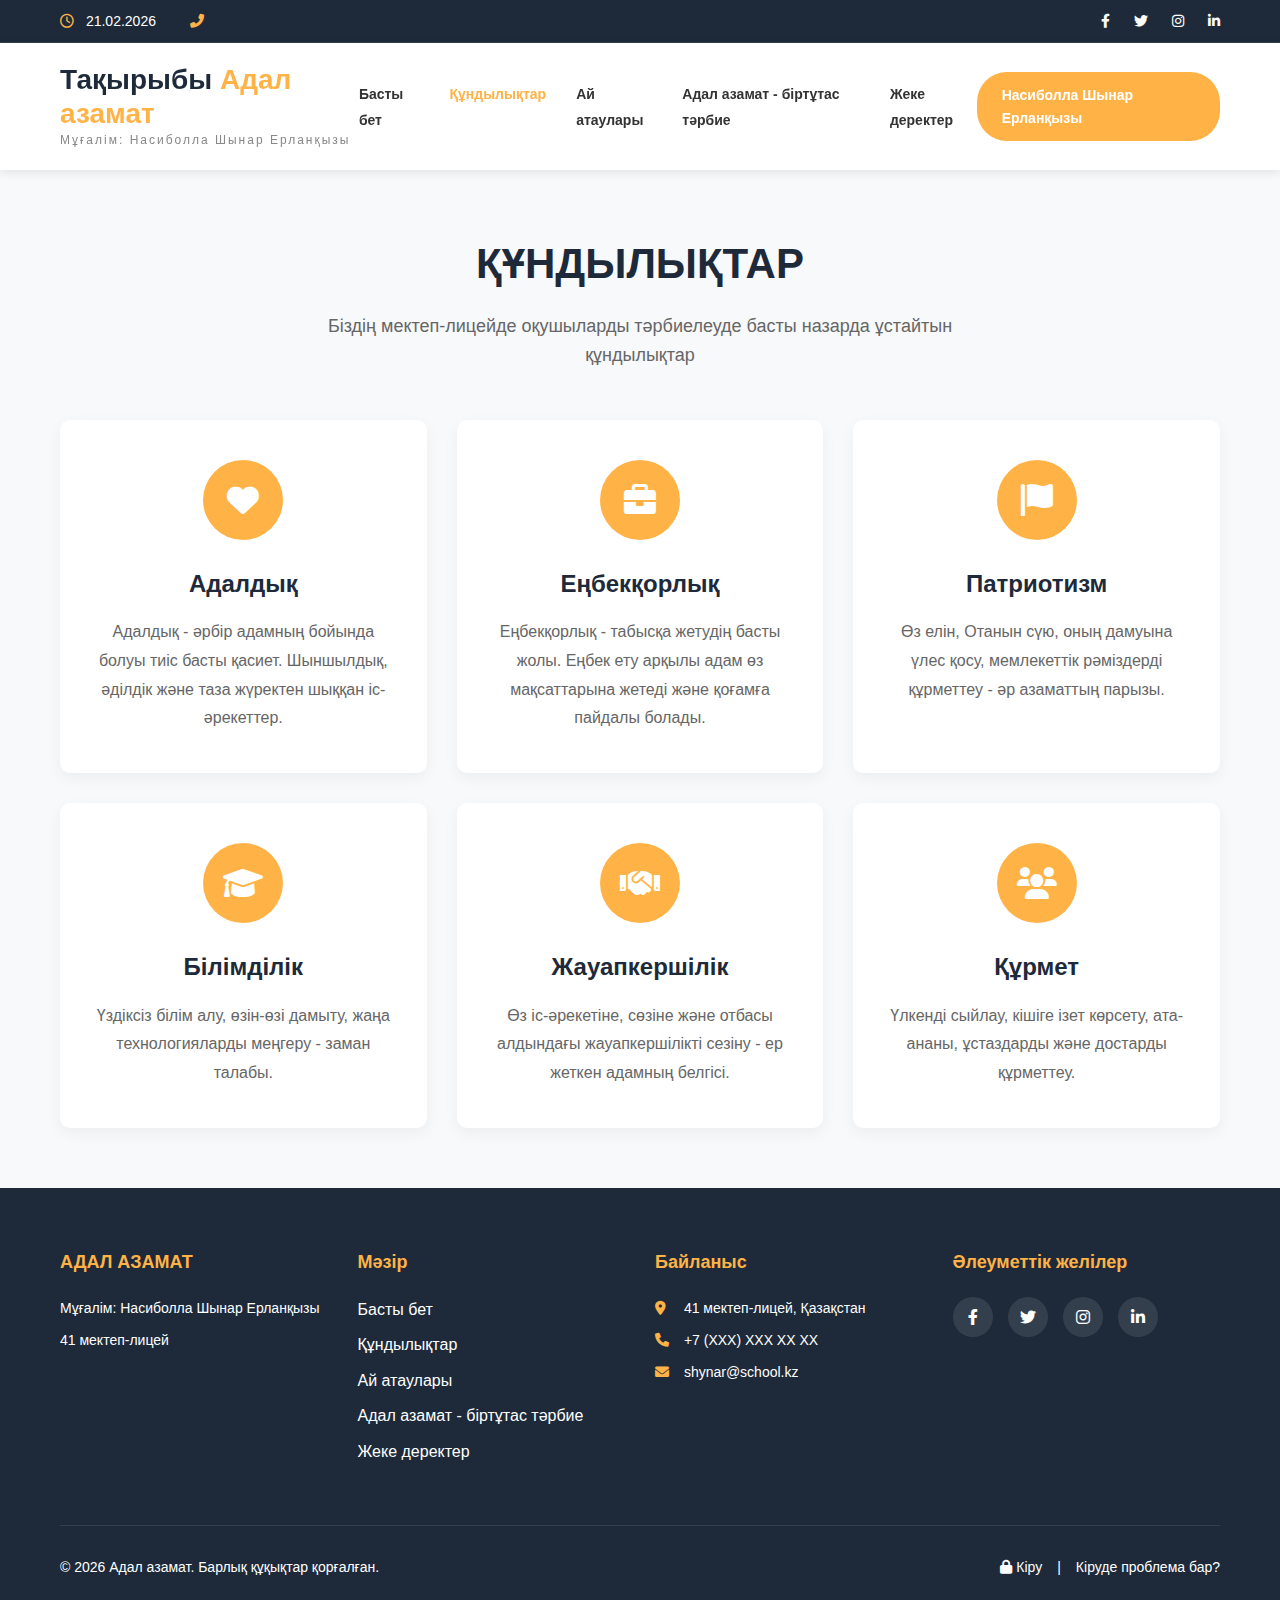
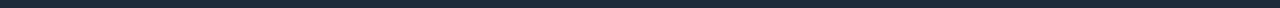
<file: kundylyktar.html>
<!DOCTYPE html>
<html lang="kk">
<head>
    <meta charset="UTF-8">
    <meta name="viewport" content="width=device-width, initial-scale=1.0">
    <title>Құндылықтар - Адал азамат</title>
    <!-- Font Awesome -->
    <link rel="stylesheet" href="https://cdnjs.cloudflare.com/ajax/libs/font-awesome/6.0.0/css/all.min.css">
    <!-- Главный CSS -->
    <link rel="stylesheet" href="css/style.css">
    <style>
        /* Дополнительные стили для страницы құндылықтар */
        .values-page {
            padding: 60px 0;
            background: #f8f9fa;
        }
        
        .values-grid {
            display: grid;
            grid-template-columns: repeat(auto-fit, minmax(300px, 1fr));
            gap: 30px;
            margin-top: 40px;
        }
        
        .value-card {
            background: white;
            padding: 40px 30px;
            border-radius: 10px;
            box-shadow: 0 5px 15px rgba(0,0,0,0.05);
            text-align: center;
            transition: transform 0.3s;
        }
        
        .value-card:hover {
            transform: translateY(-10px);
        }
        
        .value-icon {
            width: 80px;
            height: 80px;
            background: #ffb347;
            color: white;
            border-radius: 50%;
            display: flex;
            align-items: center;
            justify-content: center;
            margin: 0 auto 25px;
            font-size: 32px;
        }
        
        .value-card h3 {
            font-size: 24px;
            margin-bottom: 15px;
            color: #1e2a3a;
        }
        
        .value-card p {
            color: #666;
            line-height: 1.8;
        }
        
        .page-header {
            text-align: center;
            margin-bottom: 50px;
        }
        
        .page-header h1 {
            font-size: 42px;
            color: #1e2a3a;
            margin-bottom: 15px;
        }
        
        .page-header p {
            font-size: 18px;
            color: #666;
            max-width: 700px;
            margin: 0 auto;
        }
    </style>
</head>
<body>
    <!-- Верхняя полоса с контактами -->
    <div class="top-bar">
        <div class="container">
            <div class="top-bar-left">
                <span><i class="far fa-clock"></i> 21.02.2026</span>
                <span><i class="fas fa-phone-alt"></i></span>
            </div>
            <div class="top-bar-right">
                <a href="#"><i class="fab fa-facebook-f"></i></a>
                <a href="#"><i class="fab fa-twitter"></i></a>
                <a href="#"><i class="fab fa-instagram"></i></a>
                <a href="#"><i class="fab fa-linkedin-in"></i></a>
            </div>
        </div>
    </div>

    <!-- Основной хедер с навигацией -->
    <header class="main-header">
        <div class="container">
            <div class="logo">
                <h1>Тақырыбы <span>Адал азамат</span></h1>
                <p class="logo-text">Мұғалім: Насиболла Шынар Ерланқызы</p>
            </div>
            <nav class="main-nav">
                <ul>
                    <li><a href="index.html">Басты бет</a></li>
                    <li><a href="kundylyktar.html" class="active">Құндылықтар</a></li>
                    <li><a href="ai-ataulary.html">Ай атаулары</a></li>
                    <li><a href="adal-azamat.html">Адал азамат - біртұтас тәрбие</a></li>
                    <li><a href="jeke-derekter.html">Жеке деректер</a></li>
                </ul>
            </nav>
            <a href="#" class="quote-btn">Насиболла Шынар Ерланқызы</a>
            <div class="mobile-menu-btn">
                <i class="fas fa-bars"></i>
            </div>
        </div>
    </header>

    <!-- Құндылықтар беті -->
    <section class="values-page">
        <div class="container">
            <div class="page-header">
                <h1>ҚҰНДЫЛЫҚТАР</h1>
                <p>Біздің мектеп-лицейде оқушыларды тәрбиелеуде басты назарда ұстайтын құндылықтар</p>
            </div>
            
            <div class="values-grid">
                <div class="value-card">
                    <div class="value-icon">
                        <i class="fas fa-heart"></i>
                    </div>
                    <h3>Адалдық</h3>
                    <p>Адалдық - әрбір адамның бойында болуы тиіс басты қасиет. Шыншылдық, әділдік және таза жүректен шыққан іс-әрекеттер.</p>
                </div>
                
                <div class="value-card">
                    <div class="value-icon">
                        <i class="fas fa-briefcase"></i>
                    </div>
                    <h3>Еңбекқорлық</h3>
                    <p>Еңбекқорлық - табысқа жетудің басты жолы. Еңбек ету арқылы адам өз мақсаттарына жетеді және қоғамға пайдалы болады.</p>
                </div>
                
                <div class="value-card">
                    <div class="value-icon">
                        <i class="fas fa-flag"></i>
                    </div>
                    <h3>Патриотизм</h3>
                    <p>Өз елін, Отанын сүю, оның дамуына үлес қосу, мемлекеттік рәміздерді құрметтеу - әр азаматтың парызы.</p>
                </div>
                
                <div class="value-card">
                    <div class="value-icon">
                        <i class="fas fa-graduation-cap"></i>
                    </div>
                    <h3>Білімділік</h3>
                    <p>Үздіксіз білім алу, өзін-өзі дамыту, жаңа технологияларды меңгеру - заман талабы.</p>
                </div>
                
                <div class="value-card">
                    <div class="value-icon">
                        <i class="fas fa-handshake"></i>
                    </div>
                    <h3>Жауапкершілік</h3>
                    <p>Өз іс-әрекетіне, сөзіне және отбасы алдындағы жауапкершілікті сезіну - ер жеткен адамның белгісі.</p>
                </div>
                
                <div class="value-card">
                    <div class="value-icon">
                        <i class="fas fa-users"></i>
                    </div>
                    <h3>Құрмет</h3>
                    <p>Үлкенді сыйлау, кішіге ізет көрсету, ата-ананы, ұстаздарды және достарды құрметтеу.</p>
                </div>
            </div>
        </div>
    </section>

    <!-- Футер -->
    <footer class="footer">
        <div class="container">
            <div class="footer-grid">
                <div class="footer-section">
                    <h4>АДАЛ АЗАМАТ</h4>
                    <p>Мұғалім: Насиболла Шынар Ерланқызы</p>
                    <p>41 мектеп-лицей</p>
                </div>
                <div class="footer-section">
                    <h4>Мәзір</h4>
                    <ul>
                        <li><a href="index.html">Басты бет</a></li>
                        <li><a href="kundylyktar.html">Құндылықтар</a></li>
                        <li><a href="ai-ataulary.html">Ай атаулары</a></li>
                        <li><a href="adal-azamat.html">Адал азамат - біртұтас тәрбие</a></li>
                        <li><a href="jeke-derekter.html">Жеке деректер</a></li>
                    </ul>
                </div>
                <div class="footer-section">
                    <h4>Байланыс</h4>
                    <p><i class="fas fa-map-marker-alt"></i> 41 мектеп-лицей, Қазақстан</p>
                    <p><i class="fas fa-phone"></i> +7 (XXX) XXX XX XX</p>
                    <p><i class="fas fa-envelope"></i> shynar@school.kz</p>
                </div>
                <div class="footer-section">
                    <h4>Әлеуметтік желілер</h4>
                    <div class="social-links">
                        <a href="#"><i class="fab fa-facebook-f"></i></a>
                        <a href="#"><i class="fab fa-twitter"></i></a>
                        <a href="#"><i class="fab fa-instagram"></i></a>
                        <a href="#"><i class="fab fa-linkedin-in"></i></a>
                    </div>
                </div>
            </div>
            <div class="footer-bottom">
                <p>&copy; 2026 Адал азамат. Барлық құқықтар қорғалған.</p>
                <div class="login-links">
                    <a href="#"><i class="fas fa-lock"></i> Кіру</a>
                    <span>|</span>
                    <a href="#">Кіруде проблема бар?</a>
                </div>
            </div>
        </div>
    </footer>

    <script src="js/main.js"></script>
</body>
</html>
</file>
<file: css/style.css>
/* Основные стили */
* {
    margin: 0;
    padding: 0;
    box-sizing: border-box;
}

body {
    font-family: 'Segoe UI', Tahoma, Geneva, Verdana, sans-serif;
    color: #333;
    line-height: 1.6;
    background-color: #fff;
    transition: background-color 0.3s, color 0.3s;
}

body.dark-mode {
    background-color: #1a1a1a;
    color: #f0f0f0;
}

.container {
    max-width: 1200px;
    margin: 0 auto;
    padding: 0 20px;
}

/* Top Bar */
.top-bar {
    background: #1e2a3a;
    color: #fff;
    padding: 10px 0;
    font-size: 14px;
    border-bottom: 1px solid rgba(255,255,255,0.1);
}

.top-bar .container {
    display: flex;
    justify-content: space-between;
    align-items: center;
}

.top-bar-left span {
    margin-right: 30px;
}

.top-bar-left i {
    margin-right: 8px;
    color: #ffb347;
}

.top-bar-right a {
    color: #fff;
    margin-left: 20px;
    text-decoration: none;
    transition: color 0.3s;
}

.top-bar-right a:hover {
    color: #ffb347;
}

/* Main Header */
.main-header {
    background: #fff;
    padding: 20px 0;
    box-shadow: 0 2px 10px rgba(0,0,0,0.1);
    position: sticky;
    top: 0;
    z-index: 1000;
    transition: background-color 0.3s;
}

.dark-mode .main-header {
    background: #2d2d2d;
}

.main-header .container {
    display: flex;
    justify-content: space-between;
    align-items: center;
}

.logo h1 {
    font-size: 28px;
    font-weight: 700;
    color: #1e2a3a;
    line-height: 1.2;
    transition: color 0.3s;
}

.dark-mode .logo h1 {
    color: #ffb347;
}

.logo h1 span {
    color: #ffb347;
}

.logo-text {
    font-size: 12px;
    letter-spacing: 2px;
    color: #888;
}

.main-nav ul {
    display: flex;
    list-style: none;
    gap: 30px;
}

.main-nav a {
    text-decoration: none;
    color: #333;
    font-weight: 600;
    font-size: 14px;
    transition: color 0.3s;
}

.dark-mode .main-nav a {
    color: #f0f0f0;
}

.main-nav a:hover,
.main-nav a.active {
    color: #ffb347;
}

.quote-btn {
    background: #ffb347;
    color: #fff;
    text-decoration: none;
    padding: 12px 25px;
    border-radius: 30px;
    font-weight: 600;
    font-size: 14px;
    transition: background 0.3s;
}

.quote-btn:hover {
    background: #e69e30;
}

.mobile-menu-btn {
    display: none;
    font-size: 24px;
    cursor: pointer;
}

/* Hero Section */
.hero {
    background: linear-gradient(rgba(0,0,0,0.7), rgba(0,0,0,0.7)), url('https://images.unsplash.com/photo-1581091226033-d5c48150dbaa?w=1200');
    background-size: cover;
    background-position: center;
    padding: 80px 0;
}

.hero-content {
    display: grid;
    grid-template-columns: 1fr 1fr;
    gap: 50px;
    align-items: center;
}

.hero-text h2 {
    font-size: 48px;
    color: #fff;
    line-height: 1.2;
    margin-bottom: 20px;
}

.hero-text h2 span {
    color: #ffb347;
}

.hero-text p {
    color: #fff;
    font-size: 18px;
    opacity: 0.9;
}

/* Quote Form */
.quote-form {
    background: #fff;
    padding: 40px;
    border-radius: 10px;
    box-shadow: 0 10px 30px rgba(0,0,0,0.2);
}

.quote-form h3 {
    font-size: 24px;
    color: #1e2a3a;
    margin-bottom: 15px;
}

.quote-form > p {
    color: #666;
    font-size: 14px;
    margin-bottom: 30px;
}

.form-row {
    margin-bottom: 20px;
}

.form-row input,
.form-row textarea {
    width: 100%;
    padding: 12px 15px;
    border: 1px solid #ddd;
    border-radius: 5px;
    font-size: 14px;
    transition: border-color 0.3s;
}

.form-row input:focus,
.form-row textarea:focus {
    outline: none;
    border-color: #ffb347;
}

.form-checkbox {
    margin: 25px 0;
}

.form-checkbox label {
    display: flex;
    gap: 10px;
    font-size: 13px;
    color: #666;
    line-height: 1.4;
}

.form-checkbox input {
    width: auto;
    margin-top: 3px;
}

.submit-btn {
    background: #ffb347;
    color: #fff;
    border: none;
    padding: 15px 30px;
    border-radius: 5px;
    font-weight: 600;
    font-size: 16px;
    cursor: pointer;
    width: 100%;
    transition: background 0.3s;
}

.submit-btn:hover {
    background: #e69e30;
}

/* Testimonials Section */
.testimonials {
    padding: 80px 0;
    background: #f8f9fa;
}

.dark-mode .testimonials {
    background: #2d2d2d;
}

.section-title {
    text-align: center;
    font-size: 36px;
    font-weight: 700;
    margin-bottom: 15px;
    color: #1e2a3a;
}

.dark-mode .section-title {
    color: #ffb347;
}

.section-subtitle {
    text-align: center;
    color: #666;
    margin-bottom: 50px;
    max-width: 700px;
    margin-left: auto;
    margin-right: auto;
}

.testimonials-slider {
    position: relative;
    overflow: hidden;
    padding: 0 40px;
}

.testimonials-track {
    display: flex;
    transition: transform 0.5s ease;
}

.testimonial-card {
    flex: 0 0 calc(33.333% - 30px);
    margin: 0 15px;
    background: #fff;
    padding: 30px;
    border-radius: 10px;
    box-shadow: 0 5px 15px rgba(0,0,0,0.05);
}

.dark-mode .testimonial-card {
    background: #3d3d3d;
    color: #f0f0f0;
}

.stars {
    color: #ffb347;
    margin-bottom: 20px;
}

.stars i {
    margin-right: 3px;
}

.testimonial-text {
    font-style: italic;
    margin-bottom: 20px;
    font-size: 15px;
}

.client-name {
    font-weight: 700;
    color: #1e2a3a;
}

.dark-mode .client-name {
    color: #ffb347;
}

.client-name span {
    font-weight: 400;
    color: #888;
    font-size: 13px;
    display: block;
    margin-top: 5px;
}

.slider-nav {
    display: flex;
    justify-content: center;
    gap: 15px;
    margin-top: 40px;
}

.prev-btn,
.next-btn {
    width: 50px;
    height: 50px;
    border: 2px solid #ffb347;
    background: transparent;
    color: #ffb347;
    border-radius: 50%;
    cursor: pointer;
    font-size: 18px;
    transition: all 0.3s;
}

.prev-btn:hover,
.next-btn:hover {
    background: #ffb347;
    color: #fff;
}

/* Blog Section */
.blog {
    padding: 80px 0;
    background: #fff;
}

.dark-mode .blog {
    background: #1a1a1a;
}

.blog-grid {
    display: grid;
    grid-template-columns: repeat(3, 1fr);
    gap: 30px;
    margin-top: 50px;
}

.blog-card {
    background: #fff;
    border-radius: 10px;
    overflow: hidden;
    box-shadow: 0 5px 15px rgba(0,0,0,0.05);
    transition: transform 0.3s;
}

.dark-mode .blog-card {
    background: #2d2d2d;
}

.blog-card:hover {
    transform: translateY(-5px);
}

.blog-image {
    height: 250px;
    overflow: hidden;
}

.blog-image img {
    width: 100%;
    height: 100%;
    object-fit: cover;
    transition: transform 0.5s;
}

.blog-card:hover .blog-image img {
    transform: scale(1.1);
}

.blog-content {
    padding: 25px;
}

.blog-content h3 {
    font-size: 20px;
    margin-bottom: 15px;
    color: #1e2a3a;
}

.dark-mode .blog-content h3 {
    color: #ffb347;
}

.blog-content p {
    color: #666;
    font-size: 14px;
    margin-bottom: 20px;
}

.read-more {
    color: #ffb347;
    text-decoration: none;
    font-weight: 600;
    font-size: 14px;
    transition: color 0.3s;
}

.read-more:hover {
    color: #e69e30;
}

/* Why Choose Us Section */
.why-choose {
    padding: 80px 0;
    background: #f8f9fa;
}

.dark-mode .why-choose {
    background: #2d2d2d;
}

.why-choose-grid {
    display: grid;
    grid-template-columns: 1fr 1fr;
    gap: 50px;
}

.why-choose-content h2 {
    font-size: 36px;
    margin-bottom: 30px;
    color: #1e2a3a;
}

.dark-mode .why-choose-content h2 {
    color: #ffb347;
}

.why-choose-content p {
    color: #666;
    line-height: 1.8;
}

.skills-section h3 {
    font-size: 24px;
    margin-bottom: 30px;
    color: #1e2a3a;
}

.dark-mode .skills-section h3 {
    color: #ffb347;
}

.skill-item {
    margin-bottom: 25px;
}

.skill-label {
    display: flex;
    justify-content: space-between;
    margin-bottom: 10px;
    font-weight: 600;
}

.progress-bar {
    height: 10px;
    background: #e0e0e0;
    border-radius: 5px;
    overflow: hidden;
}

.progress-fill {
    height: 100%;
    background: #ffb347;
    border-radius: 5px;
    transition: width 1.5s ease-in-out;
}

/* Style Panel */
.style-panel {
    background: #1e2a3a;
    color: #fff;
    padding: 40px 0;
}

.style-panel h3 {
    text-align: center;
    margin-bottom: 30px;
    font-size: 24px;
}

.style-options {
    display: flex;
    justify-content: center;
    gap: 50px;
    flex-wrap: wrap;
}

.style-option {
    display: flex;
    align-items: center;
    gap: 20px;
}

.style-btn {
    padding: 8px 20px;
    border: 2px solid #ffb347;
    background: transparent;
    color: #fff;
    cursor: pointer;
    border-radius: 5px;
    transition: all 0.3s;
}

.style-btn.active {
    background: #ffb347;
    color: #1e2a3a;
}

.style-btn:hover {
    background: #ffb347;
    color: #1e2a3a;
}

.color-picker {
    display: flex;
    gap: 10px;
}

.color-dot {
    width: 30px;
    height: 30px;
    border-radius: 50%;
    cursor: pointer;
    border: 2px solid transparent;
    transition: border-color 0.3s;
}

.color-dot.active {
    border-color: #fff;
}

/* Footer */
.footer {
    background: #1e2a3a;
    color: #fff;
    padding: 60px 0 30px;
}

.footer-grid {
    display: grid;
    grid-template-columns: repeat(4, 1fr);
    gap: 30px;
    margin-bottom: 50px;
}

.footer-section h4 {
    color: #ffb347;
    margin-bottom: 20px;
    font-size: 18px;
}

.footer-section ul {
    list-style: none;
}

.footer-section ul li {
    margin-bottom: 10px;
}

.footer-section a {
    color: #fff;
    text-decoration: none;
    transition: color 0.3s;
}

.footer-section a:hover {
    color: #ffb347;
}

.footer-section p {
    margin-bottom: 10px;
    font-size: 14px;
}

.footer-section p i {
    width: 25px;
    color: #ffb347;
}

.social-links {
    display: flex;
    gap: 15px;
}

.social-links a {
    width: 40px;
    height: 40px;
    background: rgba(255,255,255,0.1);
    border-radius: 50%;
    display: flex;
    align-items: center;
    justify-content: center;
    transition: background 0.3s;
}

.social-links a:hover {
    background: #ffb347;
}

.footer-bottom {
    padding-top: 30px;
    border-top: 1px solid rgba(255,255,255,0.1);
    display: flex;
    justify-content: space-between;
    align-items: center;
    font-size: 14px;
}

.login-links {
    display: flex;
    gap: 15px;
    align-items: center;
}

.login-links a {
    color: #fff;
    text-decoration: none;
}

.login-links a:hover {
    color: #ffb347;
}

/* Responsive Design */
@media (max-width: 992px) {
    .hero-content,
    .why-choose-grid,
    .footer-grid {
        grid-template-columns: 1fr;
    }
    
    .blog-grid {
        grid-template-columns: repeat(2, 1fr);
    }
    
    .main-nav {
        display: none;
    }
    
    .mobile-menu-btn {
        display: block;
    }
    
    .hero-text h2 {
        font-size: 36px;
    }
    
    .testimonial-card {
        flex: 0 0 calc(50% - 30px);
    }
}

@media (max-width: 768px) {
    .blog-grid {
        grid-template-columns: 1fr;
    }
    
    .top-bar .container {
        flex-direction: column;
        gap: 10px;
    }
    
    .testimonial-card {
        flex: 0 0 calc(100% - 30px);
    }
    
    .hero-content {
        gap: 30px;
    }
    
    .footer-bottom {
        flex-direction: column;
        gap: 15px;
        text-align: center;
    }
}
</file>
